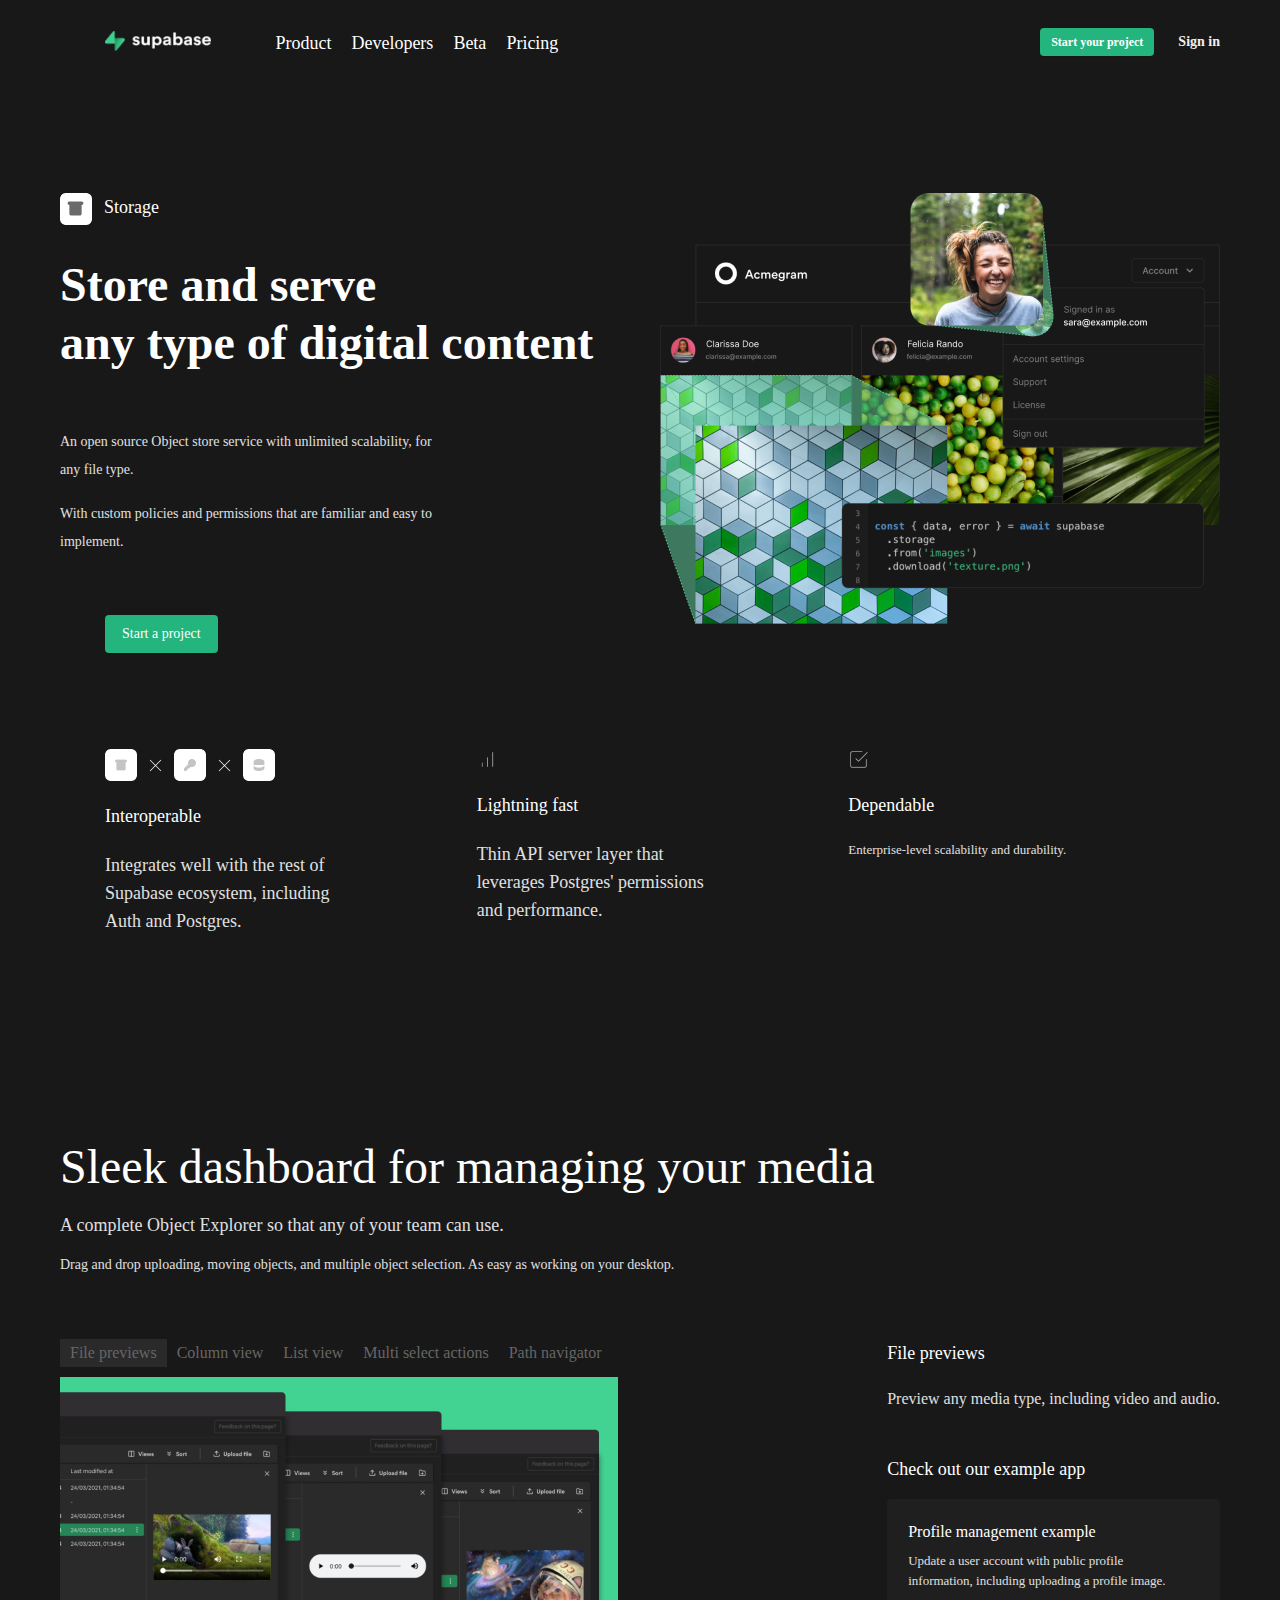
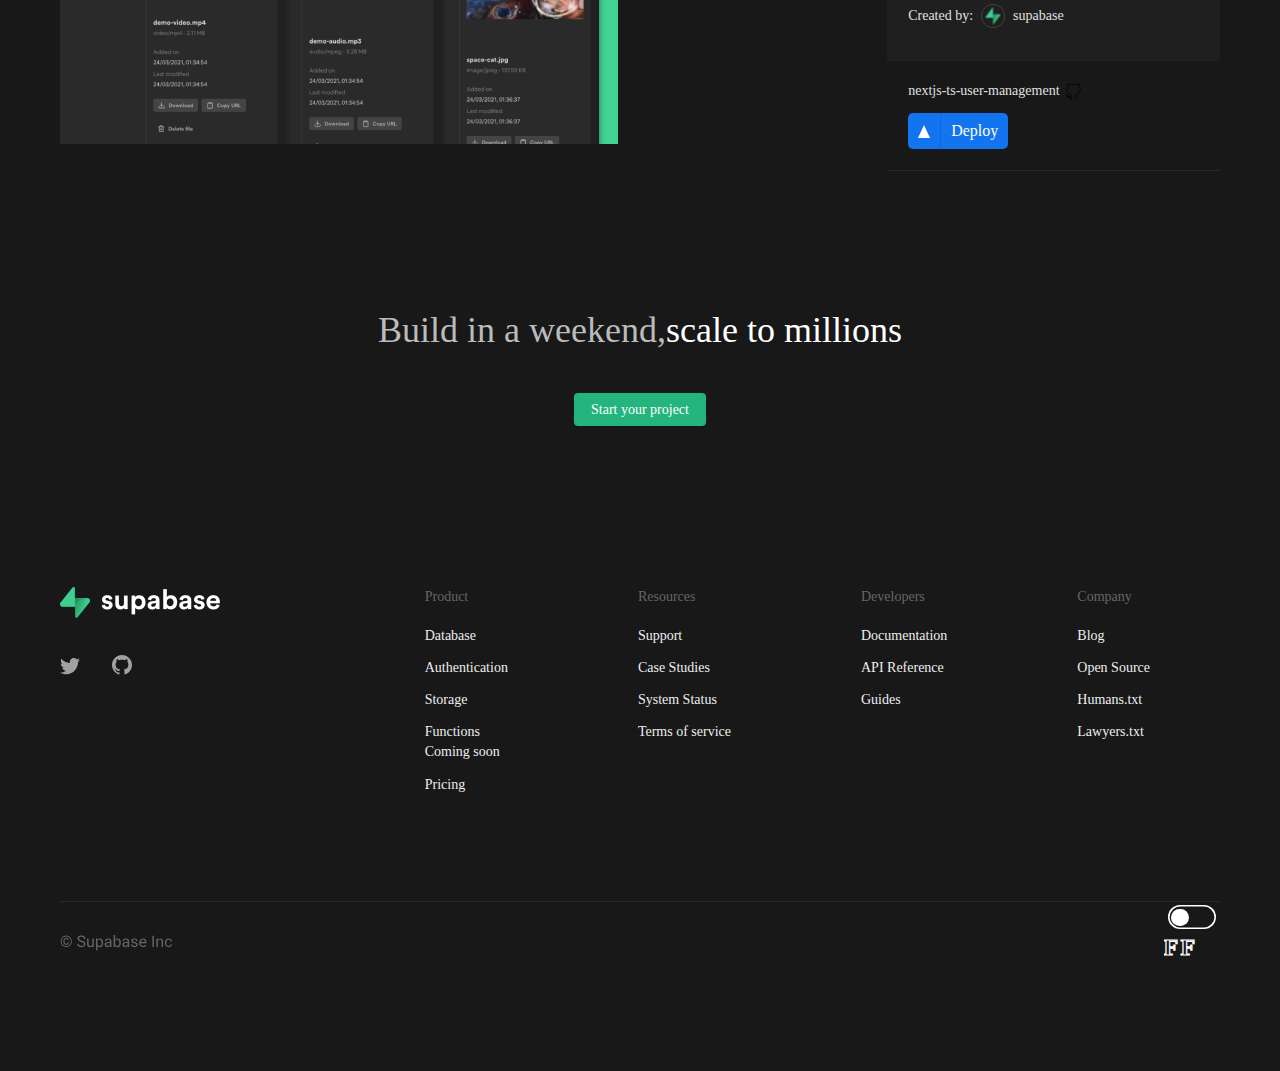
<file: Новая папка (3)/index.html>
<!DOCTYPE html>
<html>
    <head>
        <meta charset="UTF8">
        <meta name="viewport" content="width=device-width, initiale-scale=1.0">
        <link rel="stylesheet" href="css/style.css">
        <title>Шаблон шапки</title>
    </head>
    <body>
        <div class="wrapper">
            <header class="header">
                <div class="header__container container">
                    <a href="#" class="header__logo"><img src="img/Rectangle.png" alt=""></a>
                    <div class="header__menu menu">
                        <div class="menu__icon">
                            <span></span>
                        </div>
                        <nav class="menu__body">
                            <ul class="menu__list">
                                <li class="menu__list-li">
                                    <a href="#" class="menu__link">Product</a>
                                    <span class="menu__arrow"></span>
                                    <ul class="menu__sub-list">
                                        <li class="menu__sub-list-li">
                                            <a href="" class="menu__sub-link">Раздел страницы №1</a>
                                        </li>
                                        <li class="menu__sub-list-li">
                                            <a href="" class="menu__sub-link">Раздел страницы №2</a>
                                        </li>
                                        <li class="menu__sub-list-li">
                                            <a href="" class="menu__sub-link">Раздел страницы №3</a>
                                        </li>
                                    </ul>
                                </li>
                                <li class="menu__list-li">
                                    <a href="#" class="menu__link">Developers</a>
                                    <span class="menu__arrow"></span>
                                    <ul class="menu__sub-list">
                                        <li class="menu__sub-list-li">
                                            <a href="" class="menu__sub-link">Раздел страницы №1</a>
                                        </li>
                                        <li class="menu__sub-list-li">
                                            <a href="" class="menu__sub-link">Раздел страницы №2</a>
                                        </li>
                                        <li class="menu__sub-list-li">
                                            <a href="" class="menu__sub-link">Раздел страницы №3</a>
                                        </li>
                                    </ul>
                                </li>
                                <li class="menu__list-li"><a data-goto=".page__section_1" href="#" class="menu__link">Beta</a></li>
                                <li class="menu__list-li"><a data-goto=".page__section_2" href="#" class="menu__link">Pricing</a></li>
                            </ul>
                            <div class="menu__buttons">
                                <a href="#" class="button__green">Start your project</a>
                                <a href="" class="button__sign-in">Sign in</a>
                            </div>
                        </nav>
                    </div>
                </div>
            </header>
            <main class="page">
                <div class="page-first">
                    <div class="page-first__container _container">
                        <div class="page-first__top">
                            <div class="page-first__top-left">
                                <div class="top-left__mini-title">
                                    <img src="img/Frame.png" alt=""><div class="mini-title__text">Storage</div>
                                </div>
                                <h1 class="top-left__title">Store and serve<br> any type of digital content</h1>
                                <div class="top-left__sub-title">An open source Object store service with unlimited scalability, for any file type.</div>
                                <div class="top-left__sub-title">With custom policies and permissions that are familiar and easy to implement.</div>
                                <a href="" class="button-green">Start a project</a>
                            </div>
                            <div class="page-first__top-right">
                                <img src="img/Rectangle1.png" alt="">
                            </div>
                        </div>
                        <div class="page-first__bottom">
                            <div class="bottom__column">
                                <img src="img/Frame123.png" alt="" class="bottom-column__img">
                                <div class="bottom-column__title">Interoperable</div>
                                <div class="bottom-column__sub-title">Integrates well with the rest of Supabase ecosystem, including Auth and Postgres.</div>
                            </div>
                            <div class="bottom__column">
                                <img src="img/Frame22222.png" alt="" class="bottom-column__img">
                                <div class="bottom-column__title">Lightning fast</div>
                                <div class="bottom-column__sub-title">Thin API server layer that leverages Postgres' permissions and performance.</div>
                            </div>
                            <div class="bottom__column">
                                <img src="img/Frame33333.png" alt="" class="bottom-column__img">
                                <div class="bottom-column__title">Dependable</div>
                                <div class="bottom-column__sub-title mini">Enterprise-level scalability and durability.</div>
                            </div>
                        </div>
                    </div>
                </div>
                <div class="page-second">
                    <div class="page-second__container _container">
                        <div class="second__top">
                            <div class="second-top__title">Sleek dashboard for managing your media</div>
                            <div class="second-top__sub-title">A complete Object Explorer so that any of your team can use.</div>
                            <div class="second-top__sub-subtitle">Drag and drop uploading, moving objects, and multiple object selection. As easy as working on your desktop.</div>
                        </div>
                        <div class="second__bottom">
                            <div class="tabs">
                                <div id="content-2">
                                  Содержимое 2...
                                </div>
                                <div id="content-3">
                                  Содержимое 3...
                                </div>
                                <div id="content-4">
                                    <img src="img/Rectangle211111.png" alt="">
                                </div>
                                <div id="content-5">
                                    Содержимое 5...
                                </div>
                                <div id="content-1">
                                  <img src="img/Rectangle211111.png" alt="">
                                </div>
                                <div class="tabs__links">
                                  <a href="#content-1">File previews</a>
                                  <a href="#content-2">Column view</a>
                                  <a href="#content-3">List view</a>
                                  <a href="#content-4">Multi select actions</a>
                                  <a href="#content-5">Path navigator</a>
                                </div>
                            </div>
                            <div class="second__right">
                                <div>
                                    <div class="second-right__title">File previews</div>
                                    <div class="second-right__sub-title">Preview any media type, including video and audio.</div>
                                </div>
                                <div class="check-out">
                                    <div class="check-out__title">Check out our example app</div>
                                    <div class="check-out__profile">
                                        <div class="profile__title">Profile management example</div>
                                        <div class="profile__sub-title">Update a user account with public profile <br> information, including uploading a profile image.</div>
                                        <div class="profile__text">Created by: <img src="img/Rectangle342.svg" alt="">supabase</div>
                                    </div>
                                    <div class="nextjs">nextjs-ts-user-management <img src="img/Vector.svg" alt=""></div>
                                    <div class="deploy">
                                        <div class="deploy__triangle"></div>
                                        <a href="#" class="deploy__botton">Deploy</a>
                                    </div>
                                </div>
                            </div>
                        </div>
                    </div>
                </div>
                <div class="page-fird">
                    <div class="page-fird__container _container">
                        <div class="page-fird__text">Build in a weekend,<span class="page-fird__span">scale to millions</span></div>
                        <a href="" class="page-fird__button">Start your project</a>
                    </div>
                </div>
            </main>
            <footer class="footer">
                <div class="footer__container _container">
                    <div class="footer__top">
                        <div class="footer__logo">
                            <a href="" class=""><img src="img/footer1.png" alt=""></a>
                            <div class="footer__mini-logo">
                                <a href="" class=""><img src="img/footer2.svg" alt=""></a>
                                <a href="" class=""><img src="img/footer3.svg" alt=""></a>
                            </div>
                        </div>
                        <div class="footer__menu">
                            <div class="footer__list">
                                <a href="" class="footer__link">Product</a>
                                <div class="footer__sub-list">
                                    <a href="" class="footer__sub-link">Database</a>
                                    <a href="" class="footer__sub-link">Authentication</a>
                                    <a href="" class="footer__sub-link">Storage</a>
                                    <a href="" class="footer__sub-link">Functions <br> Coming soon</a>
                                    <a href="" class="footer__sub-link">Pricing</a>
                                </div>
                            </div>
                            <div class="footer__list">
                                <a href="" class="footer__link">Resources</a>
                                <div class="footer__sub-list">
                                    <a href="" class="footer__sub-link">Support</a>
                                    <a href="" class="footer__sub-link">Case Studies</a>
                                    <a href="" class="footer__sub-link">System Status</a>
                                    <a href="" class="footer__sub-link">Terms of service</a>
                                </div>
                            </div>
                            <div class="footer__list">
                                <a href="" class="footer__link">Developers</a>
                                <div class="footer__sub-list">
                                    <a href="" class="footer__sub-link">Documentation</a>
                                    <a href="" class="footer__sub-link">API Reference</a>
                                    <a href="" class="footer__sub-link">Guides</a>
                                </div>
                            </div>
                            <div class="footer__list">
                                <a href="" class="footer__link">Company</a>
                                <div class="footer__sub-list">
                                    <a href="" class="footer__sub-link">Blog</a>
                                    <a href="" class="footer__sub-link">Open Source</a>
                                    <a href="" class="footer__sub-link">Humans.txt</a>
                                    <a href="" class="footer__sub-link">Lawyers.txt</a>
                                </div>
                            </div>
                        </div>
                    </div>
                    <div class="footer__bottom">
                        <div class="footer__bottom__logo">
                            <img src="img/© Supabase Inc.svg" alt="">
                        </div>
                        <div class="">
                            <input id="toggle" class="toggle" type="checkbox" role="switch" name="toggle" value="on">
                            <label for="toggle" class="slot">
                              <span class="slot__label">OFF</span>
                              <span class="slot__label">ON</span>
                            </label>
                            <div class="curtain"></div>
                        </div>
                    </div>
                </div>
            </footer>
        </div>
        <script src="js/scripts.js"></script>
    </body>
</html>
</file>
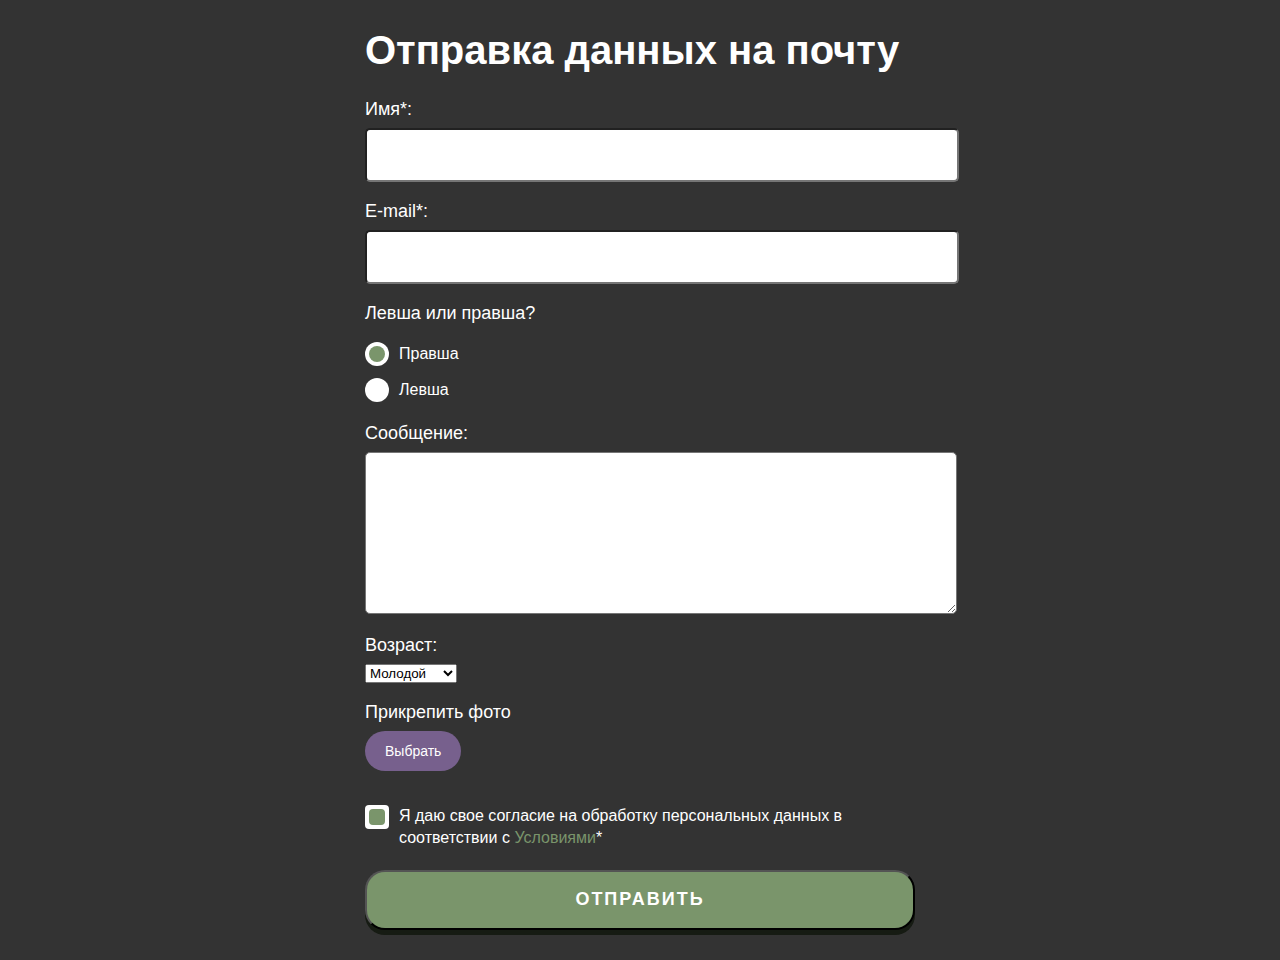
<file: форма отправки/index.html>
<!DOCTYPE html>
<html>
    <head>
        <meta charset="UTF8">
        <meta name="viewport" content="width=device-width, initiale-scale=1.0">
        <link rel="stylesheet" href="css/style.css">
        <title>Стилизация и отправка формы</title>
    </head>
    <body>
        <div class="wrapper">
            <div class="form">
                <form action="#" id="form" class="form__body">
                    <h2 class="form__title">Отправка данных на почту</h2>
                    <div class="form__item">
                        <label for="formName" class="form__label">Имя*:</label>
                        <input id="formName" type="text" name="name" class="form__input _req">
                    </div>
                    <div class="form__item">
                        <label for="formEmail" class="form__label">E-mail*:</label>
                        <input id="formEmail" type="text" name="email" class="form__input _req _email">
                    </div>
                    <div class="form__item">
                        <div class="form__label">Левша или правша?</div>
                        <div class="options">
                            <div class="options__item">
                                <input id="formRightHanded" checked type="radio" value="right" name="hand" class="options__input">
                                <label for="formRightHanded" class="options__label"><span>Правша</span></label>
                            </div>
                            <div class="options__item">
                                <input id="formLeftHanded" type="radio" value="left" name="hand" class="options__input">
                                <label for="formLeftHanded" class="options__label"><span>Левша</span></label>
                            </div>
                        </div>
                    </div>
                    <div class="form__item">
                        <label for="formMessage" class="form__label">Сообщение:</label>
                        <textarea name="message" id="formMessage" class="form__input"></textarea>
                    </div>
                    <div class="form__item">
                        <div class="form__label">Возраст:</div>
                        <select name="age" class="select">
                            <option value="от 18 до 25" selected>Молодой</option>
                            <option value="от 25 до 45">Старый</option>
                            <option value="от 45">Супер стар</option>
                        </select>
                    </div>
                    <div class="form__item">
                        <div class="form__label">Прикрепить фото</div>
                        <div class="file">
                            <div class="file__item">
                                <input id="formImage" accept=".jpg, .png, .gif" type="file" name="image" class="file__input">
                                <div class="file__button">Выбрать</div>
                            </div>
                            <div id="formPreview" class="file__preview"></div>
                        </div>
                    </div>
                    <div class="form__item">
                        <div class="checkbox">
                            <input id="formAgreement" checked type="checkbox" name="agreement" class="checkbox__input _req">
                            <label for="formAgreement" class="checkbox__label"><span>Я даю свое согласие на обработку персональных данных в соответствии с <a href="#">Условиями</a>*</span></label>
                        </div>
                    </div>
                    <button type="submit" class="form__button">Отправить</button>
                </form>
            </div>
        </div>
        <script src="js/scripts.js"></script>
    </body>
</html>
</file>
<file: Новая папка (3)/css/style.css>
* {
    box-sizing: border-box;
}
::before,
::after {
    padding: 0;
    margin: 0;
    border: 0;
    box-sizing: border-box;
}
a {
    text-decoration: none;
    color: inherit;
}
ul,
ol,
li {
    list-style: none;
    padding-inline-start: 0;
    margin: 0;
    padding: 0;
}
h1,
h2,
h3,
h4,
h5,
h6 {
    font-weight: inherit;
    font-size: inherit;
}
html,
body {
    height: 100%;
    line-height: 1;
    margin: 0;
    padding: 0;
    box-sizing: border-box;
}

.wrapper {
    min-height: 100%;
}
/*---Стили Main----*/
body {
    height: 100%;
    line-height: 1;
    font-size: 16px;
    background-color: #181818;
    color: #fff;
    font-family: 'Roboto';
}
body._lock {
    overflow: hidden;
}

.page {
    padding: 90px 0 30px 0;
}
.page__section {
    padding: 30px;
    max-width: 1200px;
    margin: 0 auto;
}
.page__section_1 {
    background-color: #794f45;
}
.page__title {
    font-size: 40px;
    margin: 0 0 20px 0;
}
.page__text {
    font-size: 16px;
    line-height: 150%;
}
.page__text p {
    margin: 0 0 20px 0;
}
.page__section_2 {
    background-color: #77608d;
}
.page__sub-title {
    font-size: 16px;
    margin: 0 0 20px 0;
}
.page__section_3 {
    background-color: #7a956b;
}
/*------------------------*/

.header {
    position: absolute;
    top: 0;
    left: 0;
    width: 100%;
    z-index: 20;
    background-color: #181818;
}
.header__container {
    max-width: 1160px;
    margin: 0 auto;
    display: flex;
    padding-top: 20px;
    padding-left: 45px;
    align-items: center;
    min-height: 65px;
}
.header__logo {
    position: relative;
    z-index: 5;
    margin-right: 44px;
}

.menu {}
.menu__icon {
    display: none;
}
.menu__body {
    display: flex;
    justify-content: space-between;
}
.menu__buttons {}
.button__green {
    font-weight: 700;
    font-size: 12px;
    line-height: 133%;
    text-align: center;
    padding: 7px 11px;
    background: #24B47E;
    box-shadow: 0px 2px 0px rgba(0, 0, 0, 0.043);
    border-radius: 4px;
}
.button__sign-in {
    padding: 7px 0 7px 20px;
    font-style: normal;
    font-weight: 700;
    font-size: 14px;
    line-height: 143%;
    color: #EEEEEE;
}
.menu__list {}
.menu__list-li {
    position: relative;
    margin: 0px 0px 0px 20px;
}
.menu__link {
    color: #fff;
    font-size: 18px;
}
.menu__link:hover {
    text-decoration: underline;
}
.menu__sub-list {
    position: absolute;
    top: 100%;
    right: 0;
    background-color: #000;
    padding: 15px;
    min-width: 200px;
}
.menu__sub-list-li:not(:last-child) {
    margin: 0px 0px 10px 0px;
}
.menu__sub-link {
    color: #fff;
}
.menu__sub-link:hover {
    text-decoration: underline;
}
.menu__arrow {
    display: none;
}
/*----------Подменю и стрелочка для тачскрина------------*/
body._pc .menu__list-li:hover .menu__sub-list {
    opacity: 1;
    visibility: visible;
    transform: translate(0px, 0px);
    pointer-events: all;
}
body._touch .menu__list-li {
    display: flex;
    align-items: center;
}
body._touch .menu__link {
    flex: 1 1 auto;
}
body._touch .menu__arrow {
    display: block;
    width: 0;
    height: 0;
    margin: 0px 0px 0px 5px;
    transition: transform 0.3s ease 0s;
    border-left: 5px solid transparent;
    border-right: 5px solid transparent;
    border-top: 10px solid #fff;
}
body._touch .menu__list-li._active .menu__sub-list {
    opacity: 1;
    visibility: visible;
    transform: translate(0px, 0px);
    pointer-events: all;
}
body._touch .menu__list-li._active .menu__arrow {
    transform: rotate(-180deg);
}
/*----------------------*/
@media (min-width: 767px) {
    .menu__list {
        display: flex;
        align-items: center;
    }
    .menu__list-li {
        padding: 10px 0;
    }
    .menu__sub-list {
        transform: translate(0px, 10%);
        opacity: 0;
        visibility: hidden;
        pointer-events: none;
        transition: all 0.3s ease 0s;
    }
    .header__menu {
        width: 100%;
    }
    .menu__body {
        align-items: center;
    }
}
/*----------*/
@media (max-width: 767px) {
    .menu__icon {
        z-index: 5;
        display: block;
        position: relative;
        width: 30px;
        height: 18px;
        cursor: pointer;
    }
    .menu__icon span,
    .menu__icon::after,
    .menu__icon::before {
        left: 0;
        position: absolute;
        height: 10%;
        width: 100%;
        transition: all 0.3s ease 0s;
        background-color: #fff;
    }
    .menu__icon::before,
    .menu__icon::after {
        content: "";
    }
    .menu__icon::before {
        top: 0;
    }
    .menu__icon::after {
        bottom: 0;
    }
    .menu__icon span {
        top: 50%;
        transform: scale(1) translate(0px, -50%);
    }
    .menu__icon._active span {
        transform: scale(0) translate(0px, -50%);
    }
    .menu__icon._active::before {
        top: 50%;
        transform: rotate(-45deg) translate(0px, -50%);
    }
    .menu__icon._active::after {
        bottom: 50%;
        transform: rotate(45deg) translate(0px, 50%);
    }
    .menu__body {
        position: fixed;
        top: 0;
        left: -100%;
        width: 100%;
        height: 100%;
        background-color: rgba(0, 0, 0, 0.9);
        transition: left 0.3s ease 0s;
        overflow: auto;
        display: flex;
        flex-direction: column;
    }
    .menu__body._active {
        left: 0;
    }
    body._lock .menu__body::before {
        content: "";
        position: fixed;
        width: 100%;
        top: 0;
        left: 0;
        height: 70px;
        background-color: #912105;
        z-index: 2;
    }
    .menu__list {
        padding: 100px 30px 30px 30px;
    }
    .menu__list-li {
        flex-wrap: wrap;
        margin: 0px 0px 30px 0px;
    }
    .menu__list-li:last-child {
        margin-bottom: 0;
    }
    .menu__list-li._active .menu__sub-list {
        display: block;
    }
    .menu__link {
        font-size: 24px;
    }
    .menu__sub-list {
        position: relative;
        background-color: #fff;
        flex: 1 1 100%;
        margin: 20px 0px 0px 0px;
        display: none;
    }
    .menu__sub-link {
        font-size: 20px;
        color: #000;
    }
    .menu__buttons {
        display: flex;
        flex-direction: column;
        padding-bottom: 10px;
        align-items: center;
    }
    .button__sign-in {
        padding: 7px 20px;
    }
    .header__container {
        justify-content: space-between;
    }
    .header__menu {
        padding-right: 10px;
    }
}

/*------------------------*/
._container {
    max-width: 1160px;
    margin: 0 auto;
    
}
.page-first__container {
    padding-top: 103px;
}
.page-first__top {
    display: flex;
    flex-wrap: wrap;
    justify-content: space-between;
}
.page-first__top-left {
}
.page-first__top-right {
}
.page-first__top-right img {
    max-width: 100%;
}
.top-left__mini-title {
    display: flex;
}
.mini-title__text {
    font-weight: 400;
    font-size: 18px;
    line-height: 156%;
    margin-left: 12px;
}
.top-left__title {
    font-style: normal;
    font-weight: 700;
    font-size: 48px;
    line-height: 120%;
    margin: 31px 0 57px 0;
}
.top-left__sub-title {
    max-width: 380px;
    margin-bottom: 16px;
    font-style: normal;
    font-weight: 400;
    font-size: 14px;
    line-height: 200%;
    color: #E0E0E0;
}
.button-green {
    display: inline-block;
    margin: 43px 0 0 45px;
    padding: 9px 17px;
    font-style: normal;
    font-weight: 400;
    font-size: 14px;
    line-height: 143%;
    text-align: center;
    background: #24B47E;
    box-shadow: 0px 2px 0px rgba(0, 0, 0, 0.043);
    border-radius: 4px;
}
.page-first__bottom {
    margin-top: 96px;
    display: flex;
    flex-wrap: wrap;
    margin-left: 45px;
}
.bottom__column {
    flex: 1 1 33.3333%;
}
.bottom-column__title {
    font-style: normal;
    font-weight: 400;
    font-size: 18px;
    line-height: 156%;
    margin: 18px 0 21px 0;
}
.bottom-column__sub-title {
    max-width: 255px;
    font-style: normal;
    font-weight: 400;
    font-size: 18px;
    line-height: 156%;
    color: #E0E0E0;
}
.mini {
    font-size: 13px;
}
/*------------------------------*/
.page-second {
    margin-top: 202px;
}
.second__top {}
.second-top__title {
    font-weight: 400;
    font-size: 48px;
    line-height: 120%;
}
.second-top__sub-title {
    font-weight: 400;
    font-size: 18px;
    line-height: 156%;
    color: #E0E0E0;
    margin: 16px 0;
}
.second-top__sub-subtitle {
    font-weight: 400;
    font-size: 14px;
    line-height: 143%;
    color: #E0E0E0;
}
.second__bottom {
    margin-top: 64px;
    display: flex;
    flex-wrap: wrap;
    justify-content: space-between;
}
/*----------------------------*/
.tabs {
    display: flex;
    flex-direction: column;
}
.tabs__links {
  display: flex;
  order: 0;
  width: 100%;
  margin-right: auto;
  margin-bottom: 10px;
  margin-left: auto;
  overflow-x: auto;
  overflow-y: hidden;
  white-space: nowrap;
  background-color: #181818;
}

.tabs__links > a {
  display: inline-block;
  padding: 6px 10px;
  color: #666666;
  text-align: center;
  text-decoration: none;
}
.tabs__links > a:hover {
  background-color: rgb(227 242 253 / 30%);
}
#content-2:target ~ .tabs__links > a[href="#content-2"],
#content-3:target ~ .tabs__links > a[href="#content-3"] 
#content-4:target ~ .tabs__links > a[href="#content-4"],
#content-5:target ~ .tabs__links > a[href="#content-5"] {
  background: #2A2A2A;
  box-shadow: 0px 2px 0px rgba(0, 0, 0, 0.043);
  border-radius: 4px;
  cursor: default;
}
.tabs > .tabs__links > a[href="#content-1"] {
  background-color: #2A2A2A;
  cursor: default;
}
#content-2:target ~ .tabs__links > a[href="#content-1"]:not(:hover),
#content-3:target ~ .tabs__links > a[href="#content-1"]:not(:hover), 
#content-4:target ~ .tabs__links > a[href="#content-1"]:not(:hover),
#content-5:target ~ .tabs__links > a[href="#content-1"]:not(:hover) {
  background-color: #181818;
  cursor: pointer;
}
#content-2:target ~ .tabs__links > a[href="#content-1"]:hover,
#content-3:target ~ .tabs__links > a[href="#content-1"]:hover,
#content-4:target ~ .tabs__links > a[href="#content-1"]:hover,
#content-5:target ~ .tabs__links > a[href="#content-1"]:hover {
  background-color: rgb(227 242 253 / 30%);
  cursor: pointer;
}
.tabs > div:not(.tabs__links) {
  display: none;
  order: 1;
}
.tabs > div:target {
  display: block;
}
#content-1 {
  display: block;
}
#content-2:target ~ #content-1,
#content-3:target ~ #content-1, 
#content-4:target ~ #content-1,
#content-5:target ~ #content-1 {
  display: none;
}
/*-----------------------------*/
img {
    max-width: 100%;
}
.second__right {
    margin-left: 10px;
}
.second-right__title {
    font-weight: 400;
    font-size: 18px;
    line-height: 156%;
}
.second-right__sub-title {
    margin-top: 20px;
    font-weight: 400;
    font-size: 16px;
    line-height: 150%;
    color: #E0E0E0;
}
.check-out {
    margin-top: 44px;
    border-bottom: 1px solid #2A2A2A;
    padding-bottom: 21px;
}
.check-out__title {
    font-weight: 400;
    font-size: 18px;
    line-height: 156%;
    margin-bottom: 16px;
}
.check-out__profile {
    padding: 21px 51px 33px 21px;
    background: #1F1F1F;
    border-radius: 4px 4px 0px 0px;
}
.profile__title {
    font-weight: 400;
    font-size: 16px;
    line-height: 150%;
}
.profile__sub-title {
    font-weight: 400;
    font-size: 13px;
    line-height: 154%;
    color: #E0E0E0;
    margin: 7px 0 13px 0;
}
.profile__text {
    font-weight: 400;
    font-size: 14px;
    line-height: 143%;
    color: #E0E0E0;
    display: flex;
    align-items: center;
}
.profile__text img {
    margin: 0 8px;
}
.nextjs {
    font-weight: 400;
    font-size: 14px;
    line-height: 143%;
    color: #E0E0E0;
    margin: 20px 0 12px 21px;
    display: flex;
    align-items: center;
}
.nextjs img {
    margin-left: 5.5px;
}
.deploy {
    display: inline-flex;
    align-items: center;
    background: #1374EF;
    border-radius: 5px;
    margin-left: 21px;
}
.deploy__triangle {
    width: 0;
	height: 0;
	border-left: 6.5px solid transparent;
	border-right: 6.5px solid transparent;
	border-bottom: 13px solid #fff;
    margin: 10px;
}
.deploy__botton {
    padding: 10px;
    border-left: 1px solid #1269D3;
}
/*--------------*/
.page-fird {
    min-height: 386px;
    display: flex;
    align-items: center;
}
.page-fird__container {
    text-align: center;
}
.page-fird__text {
    font-weight: 400;
    font-size: 36px;
    line-height: 120%;
    color: #BBBBBB;
    margin-bottom: 48px;
}
.page-fird__span {
    color: #FFFFFF;
}
.page-fird__button {
    font-weight: 400;
    font-size: 14px;
    line-height: 143%;
    padding: 9px 17px;
    background: #24B47E;
    box-shadow: 0px 2px 0px rgba(0, 0, 0, 0.043);
    border-radius: 4px;
}
.page-fird__button:hover {
    background-color: red;
}
/*---------footer------*/
.footer__container {}
.footer__top {
    display: flex;
    min-height: 315px;
    flex-wrap: wrap;
    justify-content: space-between;
    border-bottom: 1px solid #2A2A2A;
}
.footer__logo img {
}
.footer__mini-logo {
    margin-top: 34px;
}
.footer__mini-logo a {
    margin-right: 28px;
}
.footer__menu {
    display: flex;
    flex-wrap: wrap;
}
.footer__list:not(:last-child) {
    margin-right: 130px;
}
.footer__list:last-child {
    margin-right: 70px;
}
.footer__link {
    font-style: normal;
    font-weight: 400;
    font-size: 14px;
    line-height: 143%;
    color: #666666;
}
.footer__sub-list {
    margin-top: 19px;
    display: flex;
    flex-direction: column;
}
.footer__sub-link {
    margin: 0 0 12px 0;
    font-style: normal;
    font-weight: 400;
    font-size: 14px;
    line-height: 143%;
    color: #EEEEEE;
}

.footer__bottom {
    min-height: 169px;
    display: flex;
    justify-content: space-between;
}
.footer__bottom__logo {
    margin-top: 33px;
}

/*-------------------*/
:root {
  font-size: calc(48px + (60 - 48)*(100vw - 320px)/(1024 - 320));
}
input {
  color: #fff;
  font: 1em "Helvetica Neue", Helvetica, sans-serif;
  line-height: 1.5;
}

.toggle, .toggle:before, .slot__label, .curtain {
  transition-property: background-color, transform, visibility;
  transition-duration: 0.25s;
  transition-timing-function: ease-in, cubic-bezier(0.6,0.2,0.4,1.5), linear;
}
.toggle:before, .slot, .slot__label {
  display: block;
}
.toggle:before, .curtain {
  position: absolute;
}
.toggle:checked, .curtain {
  background-color: #2b7f3a;
}
.toggle:focus {
  outline: transparent;
}
.toggle {
  border-radius: 0.75em;
  box-shadow: 0 0 0 0.1em inset;
  cursor: pointer;
  position: relative;
  margin-right: 0.25em;
  width: 3em;
  height: 1.5em;
  -webkit-appearance: none;
  -moz-appearance: none;
  appearance: none;
  -webkit-tap-highlight-color: transparent;
}
.toggle:before {
  background: currentColor;
  border-radius: 50%;
  content: "";
  top: 0.2em;
  left: 0.2em;
  width: 1.1em;
  height: 1.1em;
}
.toggle:checked:before {
  transform: translateX(1.5em);
}
.toggle:checked ~ .slot .slot__label, .slot__label:nth-child(2) {
  transform: translateY(-50%) scaleY(0);
}
.toggle:checked ~ .slot .slot__label:nth-child(2) {
  transform: translateY(-100%) scaleY(1);
}
.toggle:checked ~ .curtain {
  transform: scaleX(1);
}
.slot {
  color: transparent;
  font-size: 1.5em;
  font-weight: bold;
  letter-spacing: 0.1em;
  line-height: 1;
  overflow: hidden;
  height: 1em;
  text-indent: -0.9em;
  -webkit-text-stroke: 0.05em #fff;
}
.slot__label {
  transform-origin: 50% 0;
}
.slot__label:nth-child(2) {
  transform-origin: 50% 100%;
}
.curtain {
  top: 0;
  left: 0;
  width: 100%;
  height: 100%;
  transform: scaleX(0);
  transform-origin: 0 50%;
  z-index: -1;
}



body._activetoggle {
    background-color: #FFFFFF;
}
</file>
<file: форма отправки/css/style.css>
::before,
::after {
    padding: 0;
    margin: 0;
    border: 0;
    box-sizing: border-box;
}
a {
    text-decoration: none;
}
ul,
ol,
li {
    list-style: none;
    padding-inline-start: 0;
    margin: 0;
    padding: 0;
}
img {
    vertical-align: top;
}
h1,
h2,
h3,
h4,
h5,
h6 {
    font-weight: inherit;
    font-size: inherit;
}
html,
body {
    height: 100%;
    line-height: 1;
    margin: 0;
    padding: 0;
}

.wrapper {
    min-height: 100%;
}
/*--------------------------------*/
body {
    font-size: 14px;
    background-color: #333;
    font-family: Arial, Helvetica, sans-serif;
}
/*----------------------------------*/
.form {
    max-width: 550px;
    margin: 0 auto;
    color: #fff;
    padding: 30px 0;
}
.form * {
    outline: none;
}
.form__body {
    position: relative;
}
.form__body::after {
    content: "";
    position: absolute;
    top: 0;
    left: 0;
    width: 100%;
    height: 100%;
    background: rgba(51, 51, 51, 0.9) url("../img/GzgM.gif") center / 50px no-repeat;
    opacity: 0;
    visibility: hidden;
    transition: all 0.5s ease 0s;
}
.form__body._sending::after {
    opacity: 1;
    visibility: visible;
}
.form__title {
    font-size: 40px;
    font-weight: 700;
    margin: 0 0 30px 0;
}
.form__item {
    margin: 0 0 20px 0;
}
.form__label {
    font-size: 18px;
    display: block;
    margin: 0 0 10px 0;
}
.form__input {
    height: 50px;
    padding: 0 20px;
    border-radius: 5px;
    width: 100%;
    font-size: 18px;
    transition: all 0.5s ease 0s;
}
.form__input:focus {
    box-shadow: 0 0 15px #7a956b;
}
.form__input._error {
    box-shadow: 0 0 15px red;
}
textarea.form__input {
    min-height: 120px;
    resize: vertical;
    padding: 20px;
}
.options {
    padding: 10px 0 0 0;
}
.options__item {
    margin: 0 0 10px 0;
}
.options__input {
    display: none;
}
.options__input:checked + .options__label::after {
    transform: scale(1);
}
.options__label {
    display: inline-flex;
    font-size: 16px;
    line-height: 140%;
    align-items: center;
    position: relative;
    cursor: pointer;
}
.options__label::before {
    content: "";
    align-self: flex-start;
    flex: 0 0 24px;
    height: 24px;
    background-color: #fff;
    border-radius: 50%;
    margin: 0px 10px 0 0;
}
.options__label::after {
    transition: transform 0.5s ease 0s;
    content: "";
    position: absolute;
    top: 4px;
    left: 4px;
    width: 16px;
    height: 16px;
    background-color: #7a956b;
    border-radius: 50%;
    transform: scale(0);
}
.file {}
.file__item {
    position: relative;
}
.file__input {
    position: absolute;
    top: 0;
    left: 0;
    width: 100%;
    height: 100%;
    opacity: 0;
    font-size: 0;
    cursor: pointer;
}
.file__button {
    display: inline-flex;
    min-height: 40px;
    border-radius: 30px;
    justify-content: center;
    align-items: center;
    background-color: #77608d;
    padding: 0 20px;
}
.file__preview {
    display: inline-block;
    max-width: 100px;
    padding: 10px 0 0 0;
}
.file__preview img {
    max-width: 100%;
}
.checkbox {}
.checkbox._error .checkbox__label::before {
    box-shadow: 0 0 15px red;
}
.checkbox__input {
    display: none;
}
.checkbox__input:checked + .checkbox__label::after {
    transform: scale(1);
}
.checkbox__label {
    font-size: 16px;
    line-height: 140%;
    display: inline-flex;
    align-items: center;
    position: relative;
    cursor: pointer;
}
.checkbox__label::before {
    content: "";
    align-self: flex-start;
    flex: 0 0 24px;
    height: 24px;
    background-color: #fff;
    border-radius: 4px;
    margin: 0 10px 0 0;
}
.checkbox__label::after {
    transition: transform 0.5s ease 0s;
    content: "";
    width: 16px;
    height: 16px;
    position: absolute;
    top: 4px;
    left: 4px;
    background-color: #7a956b;
    border-radius: 4px;
    transform: scale(0);
}
.checkbox__label a {
    color: #7a956b;
}
.form__button {
    width: 100%;
    display: flex;
    justify-content: center;
    align-items: center;
    min-height: 60px;
    background-color: #7a956b;
    color: #fff;
    font-size: 18px;
    text-transform: uppercase;
    letter-spacing: 2px;
    font-weight: 700;
    cursor: pointer;
    border-radius: 20px;
    box-shadow: 0 5px 0 #161b13;
    transition: background-color 0.5s ease 0s;
    position: relative;
    top: 0;
}
.form__button:hover {
    background-color: #4f6146;
}
.form__button:active {
    top: 3px;
    box-shadow: 0 2px 0 #161b13;
}
</file>
